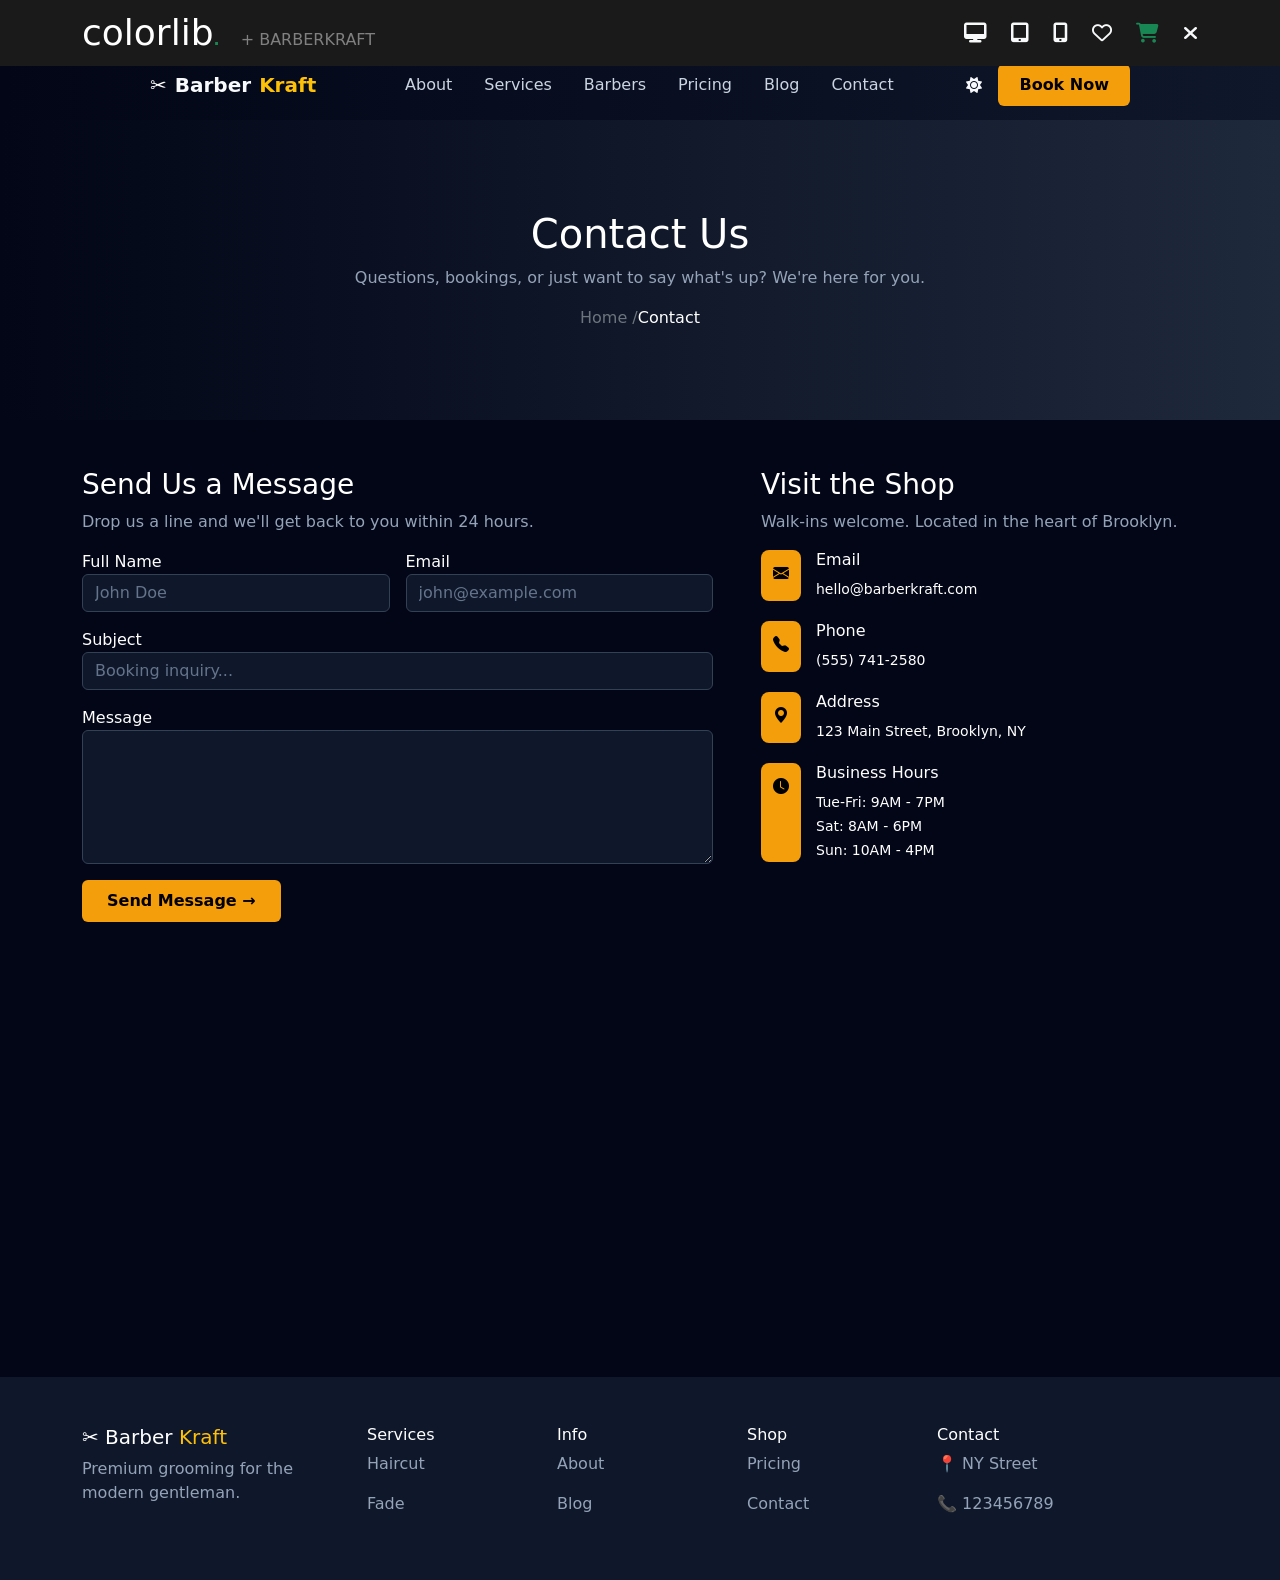
<file: Hospital Project/contact.html>
<!DOCTYPE html>
<html lang="en">
<head>
<meta charset="utf-8">
<meta name="viewport" content="width=device-width, initial-scale=1">
<title>BarberKraft</title>

  <!-- Bootstrap CSS -->
   <link rel="stylesheet" href="https://cdnjs.cloudflare.com/ajax/libs/font-awesome/6.5.0/css/all.min.css">
  <link href="https://cdn.jsdelivr.net/npm/bootstrap@5.3.8/dist/css/bootstrap.min.css" rel="stylesheet">
<link href="https://cdn.jsdelivr.net/npm/bootstrap@5.3.8/dist/css/bootstrap.min.css" rel="stylesheet">
<link href="https://cdn.jsdelivr.net/npm/bootstrap-icons@1.11.3/font/bootstrap-icons.css" rel="stylesheet">

<link rel="stylesheet" href="./Assets/contact.css">
<body>

<!-- TOP HEADER -->
<!-- TOP HEADER -->
<div class="top-header text-light  ">
  <div class="container d-flex justify-content-between align-items-center">

    <!-- Left -->
    <div>
      <span class="fw-bold text-success"><span style="color: white;font-weight: normal;font-size: 36px;">colorlib</span>.</span>
      <span class="ms-3" style="color: gray;">+ BARBERKRAFT</span>
    </div>

    <!-- Right Icons -->
    <div class="d-flex align-items-center gap-4">

      <i class="fas fa-desktop"></i>
      <i class="fas fa-tablet-alt"></i>
      <i class="fas fa-mobile-alt"></i>

      <i class="far fa-heart"></i>

      <i class="fas fa-shopping-cart text-success"></i>

      <i class="fas fa-times"></i>

    </div>

  </div>
</div>
<!-- NAVBAR -->
<nav class="navbar navbar-expand-lg navbar-dark custom-nav">
  <div class="container-fluid nav-space">

    <!-- Logo -->
    <a class="navbar-brand d-flex align-items-center gap-2" href="#">
      <span style="font-size:20px;">✂️</span>
      <span class="fw-bold text-light">Barber</span>
      <span class="fw-bold text-warning">Kraft</span>
    </a>

    <!-- Toggle -->
    <button class="navbar-toggler" type="button" data-bs-toggle="collapse" data-bs-target="#nav">
      <span class="navbar-toggler-icon"></span>
    </button>

    <!-- Menu -->
    <div class="collapse navbar-collapse" id="nav">

      <!-- Center Menu -->
      <ul class="navbar-nav mx-auto text-center gap-lg-3">

        <li class="nav-item"><a class="nav-link" href="./File3.html">About</a></li>
        <li class="nav-item"><a class="nav-link" href="./File4.html">Services</a></li>
        <li class="nav-item"><a class="nav-link" href="./file1.html">Barbers</a></li>
        <li class="nav-item"><a class="nav-link" href="./file2.html">Pricing</a></li>
        <li class="nav-item"><a class="nav-link" href="./index.html">Blog</a></li>
        <li class="nav-item"><a class="nav-link" href="./contact.html">Contact</a></li>

      </ul>

      <!-- Right Side -->
      <div class="d-flex align-items-center gap-3">

        <!-- Small Icon -->
        <i class="fas fa-sun text-light"></i>

        <!-- Button -->
        <a href="#" class="btn book-btn">Book Now</a>

      </div>

    </div>
  </div>
</nav>



<!-- HERO -->
<div class="d-flex justify-content-center align-items-center text-center hero-section">
  <div>
    <h1>Contact Us</h1>
    <p class="sub-text">
      Questions, bookings, or just want to say what's up? We're here for you.
    </p>

    <ol class="breadcrumb justify-content-center mb-0">
      <li class="text-secondary">Home /</li>
      <li class="breadcrumb-item">
        <a href="#" class="text-white text-decoration-none">Contact</a>
      </li>
    </ol>
  </div>
</div>

<!-- MAIN -->
<div class="main-section">
  <div class="container py-5">
    <div class="row g-5">

      <!-- LEFT -->
      <div class="col-lg-7">
        <h3>Send Us a Message</h3>
        <p class="sub-text">
          Drop us a line and we'll get back to you within 24 hours.
        </p>

        <form>
          <div class="row g-3">

            <div class="col-md-6">
              <label>Full Name</label>
              <input type="text" class="form-control custom-input" placeholder="John Doe">
            </div>

            <div class="col-md-6">
              <label>Email</label>
              <input type="email" class="form-control custom-input" placeholder="john@example.com">
            </div>

            <div class="col-12">
              <label>Subject</label>
              <input type="text" class="form-control custom-input" placeholder="Booking inquiry...">
            </div>

            <div class="col-12">
              <label>Message</label>
              <textarea class="form-control custom-input" rows="5"></textarea>
            </div>

            <div class="col-12">
              <button class="btn book-btn px-4">
                Send Message →
              </button>
            </div>

          </div>
        </form>
      </div>

      <!-- RIGHT -->
      <div class="col-lg-5">
        <h3>Visit the Shop</h3>
        <p class="sub-text">
          Walk-ins welcome. Located in the heart of Brooklyn.
        </p>

        <div class="contact-box">
          <i class="bi bi-envelope-fill"></i>
          <div>
            <h6>Email</h6>
            <small>hello@barberkraft.com</small>
          </div>
        </div>

        <div class="contact-box">
          <i class="bi bi-telephone-fill"></i>
          <div>
            <h6>Phone</h6>
            <small>(555) 741-2580</small>
          </div>
        </div>

        <div class="contact-box">
          <i class="bi bi-geo-alt-fill"></i>
          <div>
            <h6>Address</h6>
            <small>123 Main Street, Brooklyn, NY</small>
          </div>
        </div>

        <div class="contact-box">
          <i class="bi bi-clock-fill"></i>
          <div>
            <h6>Business Hours</h6>
            <small>
              Tue-Fri: 9AM - 7PM<br>
              Sat: 8AM - 6PM<br>
              Sun: 10AM - 4PM
            </small>
          </div>
        </div>
      </div>

    </div>
  </div>

  <!-- MAP -->
  <iframe 
    src="https://www.google.com/maps?q=New+York&output=embed"
    width="100%" height="400" style="border:0;">
  </iframe>

  <!-- FOOTER -->
  <div class="footer py-5">
    <div class="container">
      <div class="row">

        <div class="col-md-3">
          <h5>✂️ Barber <span class="text-warning">Kraft</span></h5>
          <p class="sub-text">
            Premium grooming for the modern gentleman.
          </p>
        </div>

        <div class="col-md-2">
          <h6>Services</h6>
          <p>Haircut</p>
          <p>Fade</p>
        </div>

        <div class="col-md-2">
          <h6>Info</h6>
          <p>About</p>
          <p>Blog</p>
        </div>

        <div class="col-md-2">
          <h6>Shop</h6>
          <p>Pricing</p>
          <p>Contact</p>
        </div>

        <div class="col-md-3">
          <h6>Contact</h6>
          <p>📍 NY Street</p>
          <p>📞 123456789</p>
        </div>

      </div>
    </div>
  </div>

</div>



<!-- Bootstrap JS -->
<script src="https://cdn.jsdelivr.net/npm/bootstrap@5.3.8/dist/js/bootstrap.bundle.min.js"></script>
</body>
</html>
</file>
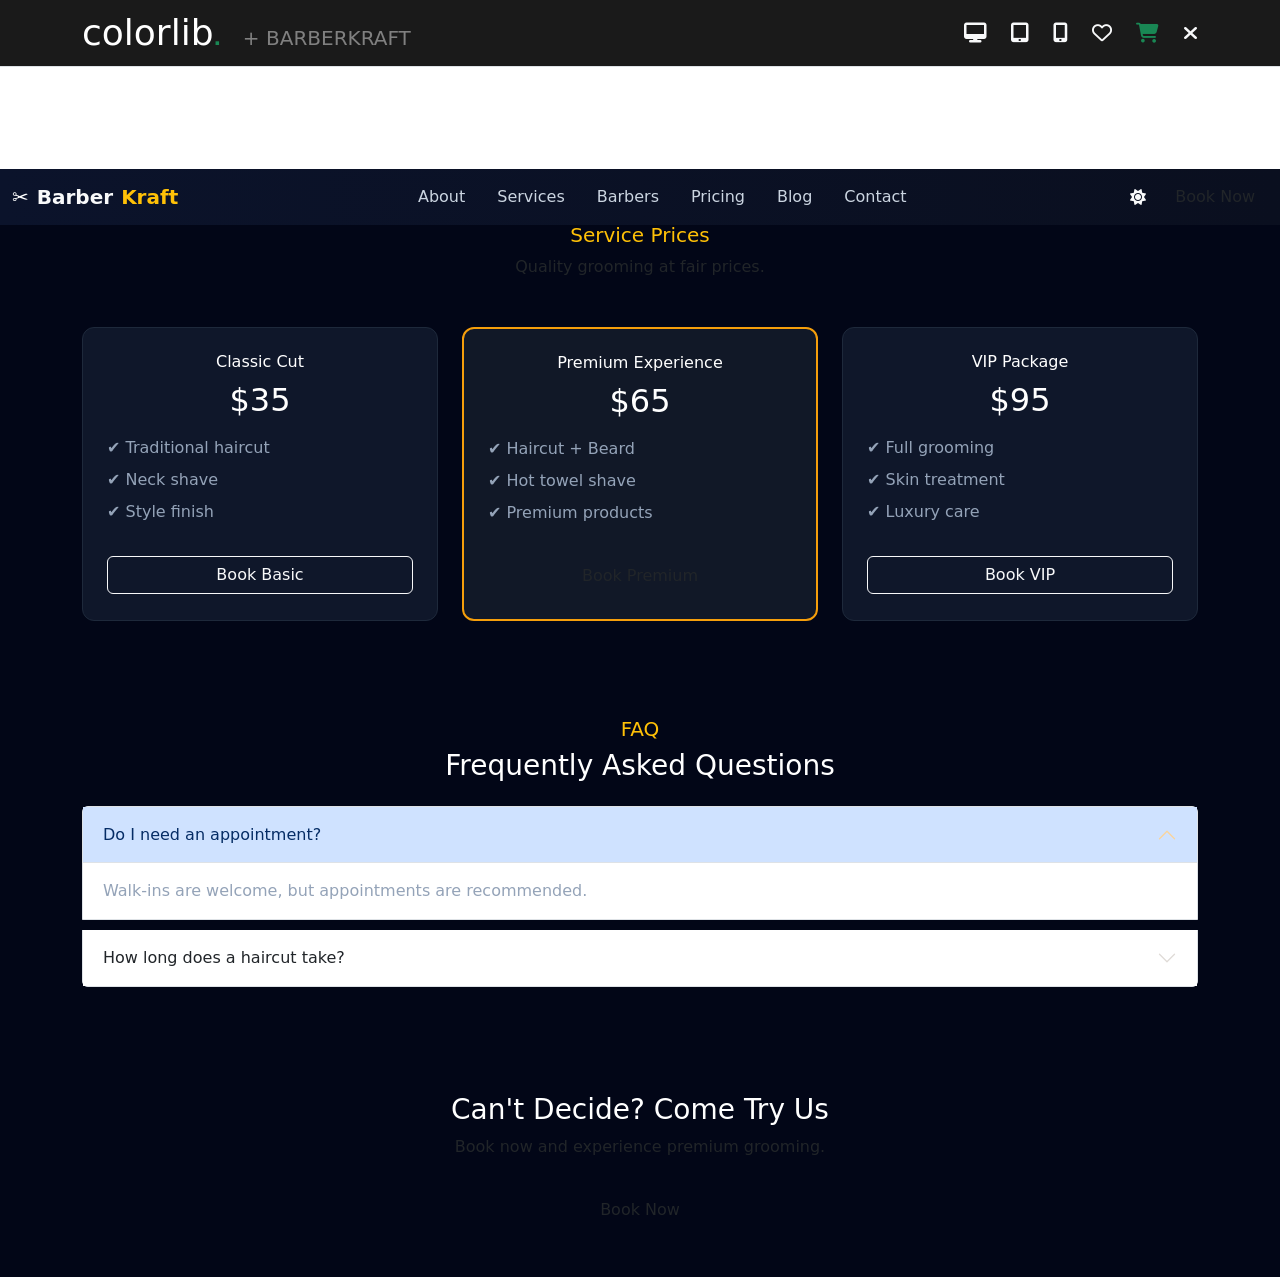
<file: Hospital Project/file2.html>
<!DOCTYPE html>
<html lang="en">
<head>
  <meta charset="UTF-8">
  <meta name="viewport" content="width=device-width, initial-scale=1.0">
  <title>Blog</title>

  <!-- Bootstrap CSS -->
  <link href="https://cdn.jsdelivr.net/npm/bootstrap@5.3.8/dist/css/bootstrap.min.css" rel="stylesheet">

  <!-- Font Awesome -->
  <link rel="stylesheet" href="https://cdnjs.cloudflare.com/ajax/libs/font-awesome/6.5.0/css/all.min.css">

  <!-- Custom CSS -->
  <link rel="stylesheet" href="./Assets/file2.css">
<link href="https://cdn.jsdelivr.net/npm/bootstrap@5.3.8/dist/css/bootstrap.min.css" rel="stylesheet">
<script src="https://cdn.jsdelivr.net/npm/bootstrap@5.3.8/dist/js/bootstrap.bundle.min.js"></script>
</head>

<body>

<!-- TOP HEADER -->
<div class="top-header text-light border-bottom">
  <div class="container d-flex justify-content-between align-items-center">

    <!-- Left -->
    <div>
      <span class="fw-bold text-success"><span style="color: white;font-weight: normal;font-size: 36px;">colorlib</span>.</span>
      <span class="ms-3" style="color: gray;">+ BARBERKRAFT</span>
    </div>

    <!-- Right Icons -->
    <div class="d-flex align-items-center gap-4">

      <i class="fas fa-desktop"></i>
      <i class="fas fa-tablet-alt"></i>
      <i class="fas fa-mobile-alt"></i>

      <i class="far fa-heart"></i>

      <i class="fas fa-shopping-cart text-success"></i>

      <i class="fas fa-times"></i>

    </div>

  </div>
</div>

<!-- NAVBAR -->
<nav class="navbar navbar-expand-lg navbar-dark custom-nav">
  <div class="container-fluid nav-space">

    <!-- Logo -->
    <a class="navbar-brand d-flex align-items-center gap-2" href="#">
      <span style="font-size:20px;">✂️</span>
      <span class="fw-bold text-light">Barber</span>
      <span class="fw-bold text-warning">Kraft</span>
    </a>

    <!-- Toggle -->
    <button class="navbar-toggler" type="button" data-bs-toggle="collapse" data-bs-target="#nav">
      <span class="navbar-toggler-icon"></span>
    </button>

    <!-- Menu -->
    <div class="collapse navbar-collapse" id="nav">

      <!-- Center Menu -->
      <ul class="navbar-nav mx-auto text-center gap-lg-3">

        <li class="nav-item"><a class="nav-link" href="./File3.html">About</a></li>
        <li class="nav-item"><a class="nav-link" href="./File4.html">Services</a></li>
        <li class="nav-item"><a class="nav-link" href="./file1.html">Barbers</a></li>
        <li class="nav-item"><a class="nav-link" href="./file2.html">Pricing</a></li>
        <li class="nav-item"><a class="nav-link" href="./index.html">Blog</a></li>
        <li class="nav-item"><a class="nav-link" href="./contact.html">Contact</a></li>

      </ul>

      <!-- Right Side -->
      <div class="d-flex align-items-center gap-3">

        <!-- Small Icon -->
        <i class="fas fa-sun text-light"></i>

        <!-- Button -->
        <a href="#" class="btn book-btn">Book Now</a>

      </div>

    </div>
  </div>
</nav>



<!-- PRICING -->
<section class="py-5 pricing-section">
  <div class="container text-center">

    <h5 class="text-warning">Service Prices</h5>
    <p class="sub-text mb-5">Quality grooming at fair prices.</p>

    <div class="row g-4 justify-content-center">

      <!-- CARD -->
      <div class="col-md-4">
        <div class="price-card p-4 h-100">
          <h6 class="text-white">Classic Cut</h6>
          <h2 class="price">$35</h2>

          <ul class="list-unstyled mt-3 text-start">
            <li>✔ Traditional haircut</li>
            <li>✔ Neck shave</li>
            <li>✔ Style finish</li>
          </ul>

          <button class="btn btn-outline-light w-100 mt-3">Book Basic</button>
        </div>
      </div>

      <!-- ACTIVE -->
      <div class="col-md-4">
        <div class="price-card active p-4 h-100">
          <h6 class="text-white">Premium Experience</h6>
          <h2 class="price">$65</h2>

          <ul class="list-unstyled mt-3 text-start">
            <li>✔ Haircut + Beard</li>
            <li>✔ Hot towel shave</li>
            <li>✔ Premium products</li>
          </ul>

          <button class="btn book-btn w-100 mt-3">Book Premium</button>
        </div>
      </div>

      <!-- CARD -->
      <div class="col-md-4">
        <div class="price-card p-4 h-100">
          <h6 class="text-white">VIP Package</h6>
          <h2 class="price">$95</h2>

          <ul class="list-unstyled mt-3 text-start">
            <li>✔ Full grooming</li>
            <li>✔ Skin treatment</li>
            <li>✔ Luxury care</li>
          </ul>

          <button class="btn btn-outline-light w-100 mt-3">Book VIP</button>
        </div>
      </div>

    </div>
  </div>
</section>

<!-- FAQ -->
<section class="py-5 faq-section">
  <div class="container">

    <h5 class="text-center text-warning">FAQ</h5>
    <h3 class="text-center text-white mb-4">Frequently Asked Questions</h3>

    <div class="accordion" id="faq">

      <div class="accordion-item">
        <button class="accordion-button" data-bs-toggle="collapse" data-bs-target="#q1">
          Do I need an appointment?
        </button>
        <div id="q1" class="accordion-collapse collapse show">
          <div class="accordion-body">
            Walk-ins are welcome, but appointments are recommended.
          </div>
        </div>
      </div>

      <div class="accordion-item">
        <button class="accordion-button collapsed" data-bs-toggle="collapse" data-bs-target="#q2">
          How long does a haircut take?
        </button>
        <div id="q2" class="accordion-collapse collapse">
          <div class="accordion-body">
            Typically 30–45 minutes.
          </div>
        </div>
      </div>

    </div>
  </div>
</section>

<!-- CTA -->
<section class="py-5 text-center cta-section">
  <div class="container">
    <h3 class="text-white">Can't Decide? Come Try Us</h3>
    <p class="sub-text">Book now and experience premium grooming.</p>

    <a href="#" class="btn book-btn mt-3">Book Now</a>
  </div>
</section>


<!-- Bootstrap JS -->
<script src="https://cdn.jsdelivr.net/npm/bootstrap@5.3.8/dist/js/bootstrap.bundle.min.js"></script>

</body>
</html>
</file>
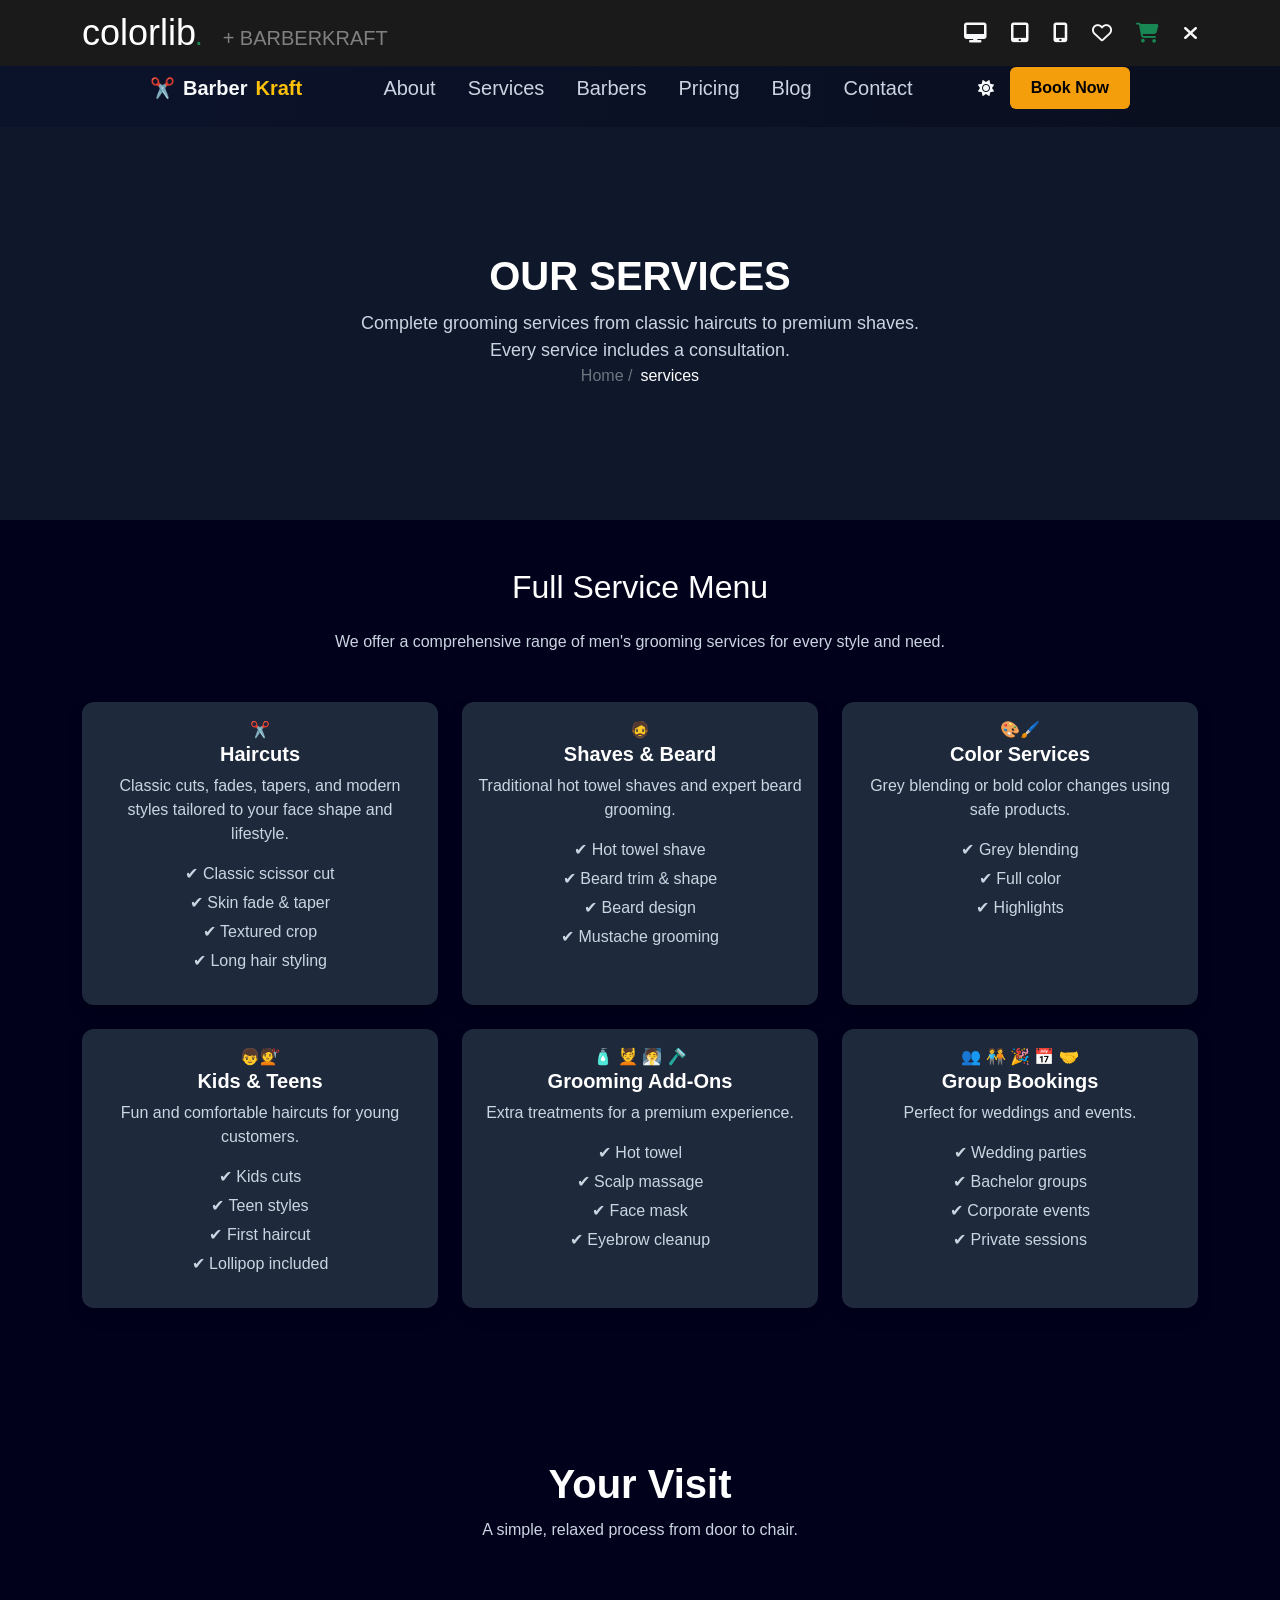
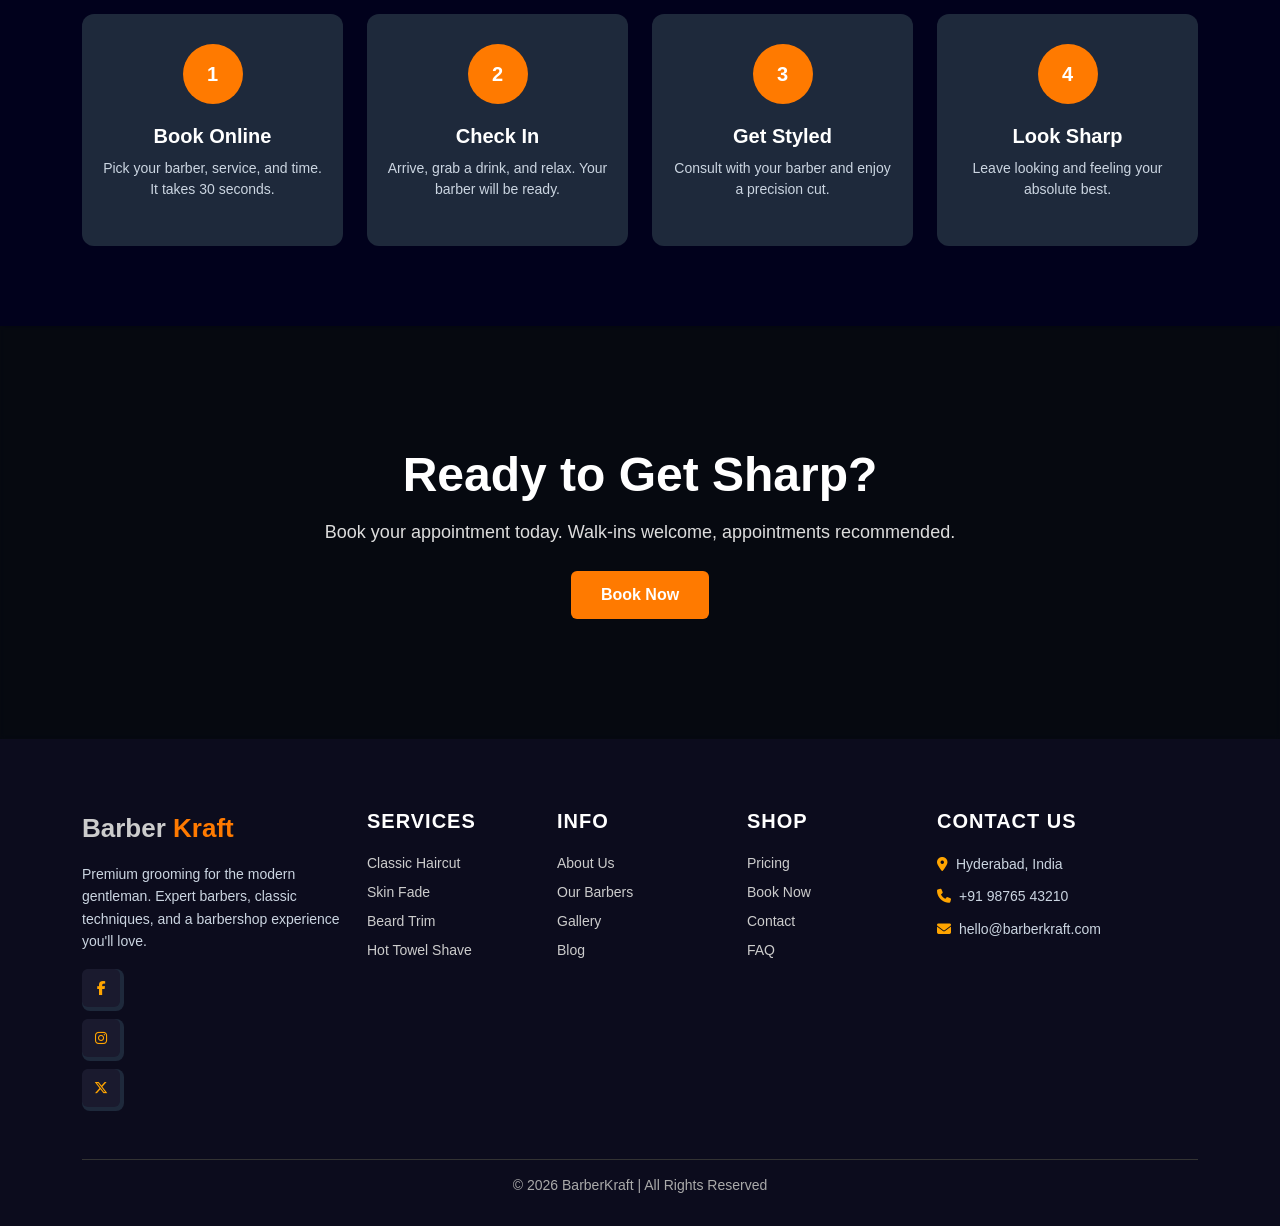
<file: Hospital Project/File4.html>
<!DOCTYPE html>
<html lang="en">
<head>
  <meta charset="UTF-8">
  <meta name="viewport" content="width=device-width, initial-scale=1.0">
  <title>Services</title>

  <!-- Bootstrap CSS -->
  <link href="https://cdn.jsdelivr.net/npm/bootstrap@5.3.8/dist/css/bootstrap.min.css" rel="stylesheet">

  <!-- Font Awesome -->
  <link rel="stylesheet" href="https://cdnjs.cloudflare.com/ajax/libs/font-awesome/6.5.0/css/all.min.css">

  <!-- Custom CSS -->
  <link rel="stylesheet" href="./Assets/file4.css">


</head>

<body >

<!-- TOP HEADER -->
<div class="top-header text-light  ">
  <div class="container d-flex justify-content-between align-items-center">

    <!-- Left -->
    <div>
      <span class="fw-bold text-success"><span style="color: white;font-weight: normal;font-size: 36px;">colorlib</span>.</span>
      <span class="ms-3" style="color: gray;">+ BARBERKRAFT</span>
    </div>

    <!-- Right Icons -->
    <div class="d-flex align-items-center gap-4">

      <i class="fas fa-desktop"></i>
      <i class="fas fa-tablet-alt"></i>
      <i class="fas fa-mobile-alt"></i>

      <i class="far fa-heart"></i>

      <i class="fas fa-shopping-cart text-success"></i>

      <i class="fas fa-times"></i>

    </div>

  </div>
</div>

<!-- NAVBAR -->
<nav class="navbar navbar-expand-lg navbar-dark custom-nav">
  <div class="container-fluid nav-space">

    <!-- Logo -->
    <a class="navbar-brand d-flex align-items-center gap-2" href="#">
      <span style="font-size:20px;">✂️</span>
      <span class="fw-bold text-light">Barber</span>
      <span class="fw-bold text-warning">Kraft</span>
    </a>

    <!-- Toggle -->
    <button class="navbar-toggler" type="button" data-bs-toggle="collapse" data-bs-target="#nav">
      <span class="navbar-toggler-icon"></span>
    </button>

    <!-- Menu -->
    <div class="collapse navbar-collapse" id="nav">

      <!-- Center Menu -->
      <ul class="navbar-nav mx-auto text-center gap-lg-3">

        <li class="nav-item"><a class="nav-link" href="./File3.html">About</a></li>
        <li class="nav-item"><a class="nav-link" href="./File4.html">Services</a></li>
        <li class="nav-item"><a class="nav-link" href="./file1.html">Barbers</a></li>
        <li class="nav-item"><a class="nav-link" href="./file2.html">Pricing</a></li>
        <li class="nav-item"><a class="nav-link" href="./index.html">Blog</a></li>
        <li class="nav-item"><a class="nav-link" href="./contact.html">Contact</a></li>

      </ul>

      <!-- Right Side -->
      <div class="d-flex align-items-center gap-3">

        <!-- Small Icon -->
        <i class="fas fa-sun text-light"></i>

        <!-- Button -->
        <a href="#" class="btn book-btn">Book Now</a>

      </div>

    </div>
  </div>
</nav>

<!-- Banner -->
<section class="banner">
    <div>
        <h1>Our Services</h1>
        <p>
            Complete grooming services from classic haircuts to premium shaves.
            Every service includes a consultation.
        </p>
        <nav>
      <ol class="breadcrumb justify-content-center mb-0">
        <li class="text-secondary me-2">Home /</li>
        <li class="breadcrumb-item">
          <a href="#" class="text-white text-decoration-none">services</a>
        </li>
      </ol>
    </nav>
    </div>
</section>

<!-- Services -->
<section class="services-section py-5" id="services">
  <div class="container text-center">
    
    <h2 class="mb-4">Full Service Menu</h2>
    <p class="mb-5">We offer a comprehensive range of men's grooming services for every style and need.</p>

    <div class="row">

      <!-- Card 1 -->
      <div class="col-md-4 mb-4">
        <div class="card shadow h-100">
          <div class="card-body">
            <span>✂️</span>
            <h5 class="card-title">Haircuts</h5>
            <p class="card-text">
              Classic cuts, fades, tapers, and modern styles tailored to your face shape and lifestyle.
            </p>
            <ul class="list-unstyled mt-3">
              <li>✔ Classic scissor cut</li>
              <li>✔ Skin fade & taper</li>
              <li>✔ Textured crop</li>
              <li>✔ Long hair styling</li>
            </ul>
          </div>
        </div>
      </div>

      <!-- Card 2 -->
      <div class="col-md-4 mb-4">
        <div class="card shadow h-100">
          <div class="card-body">
            <span>🧔</span><br>
            <h5 class="card-title">Shaves & Beard</h5>
            <p class="card-text">
              Traditional hot towel shaves and expert beard grooming.
            </p>
            <ul class="list-unstyled mt-3">
              <li>✔ Hot towel shave</li>
              <li>✔ Beard trim & shape</li>
              <li>✔ Beard design</li>
              <li>✔ Mustache grooming</li>
            </ul>
          </div>
        </div>
      </div>

      <!-- Card 3 -->
      <div class="col-md-4 mb-4">
        <div class="card shadow h-100">
          <div class="card-body">
            <span>🎨🖌️</span><br>
            <h5 class="card-title">Color Services</h5>
            <p class="card-text">
              Grey blending or bold color changes using safe products.
            </p>
            <ul class="list-unstyled mt-3">
              <li>✔ Grey blending</li>
              <li>✔ Full color</li>
              <li>✔ Highlights</li>
            </ul>
          </div>
        </div>
      </div>

      <!-- Card 4 -->
      <div class="col-md-4 mb-4">
        <div class="card shadow h-100">
          <div class="card-body">
            👦💇 <br>
            <h5 class="card-title">Kids & Teens</h5>
            <p class="card-text">
              Fun and comfortable haircuts for young customers.
            </p>
            <ul class="list-unstyled mt-3">
              <li>✔ Kids cuts</li>
              <li>✔ Teen styles</li>
              <li>✔ First haircut</li>
              <li>✔ Lollipop included</li>
            </ul>
          </div>
        </div>
      </div>

      <!-- Card 5 -->
      <div class="col-md-4 mb-4">
        <div class="card shadow h-100">
          <div class="card-body">
            🧴 💆 🧖 🪒 
            <h5 class="card-title">Grooming Add-Ons</h5>
            <p class="card-text">
              Extra treatments for a premium experience.
            </p>
            <ul class="list-unstyled mt-3">
              <li>✔ Hot towel</li>
              <li>✔ Scalp massage</li>
              <li>✔ Face mask</li>
              <li>✔ Eyebrow cleanup</li>
            </ul>
          </div>
        </div>
      </div>

      <!-- Card 6 -->
      <div class="col-md-4 mb-4">
        <div class="card shadow h-100">
          <div class="card-body">
            👥 🧑‍🤝‍🧑 🎉 📅 🤝
            <h5 class="card-title">Group Bookings</h5>
            <p class="card-text">
              Perfect for weddings and events.
            </p>
            <ul class="list-unstyled mt-3">
              <li>✔ Wedding parties</li>
              <li>✔ Bachelor groups</li>
              <li>✔ Corporate events</li>
              <li>✔ Private sessions</li>
            </ul>
          </div>
        </div>
      </div>

    </div>
  </div>
</section>


<!-- VISIT SECTION -->
<section class="visit-section">
    <div class="container">

        <h1>Your Visit</h1>
        <p>A simple, relaxed process from door to chair.</p>

        <div class="row mt-5 g-4">

            <!-- Step 1 -->
            <div class="col-lg-3 col-md-6">
                <div class="step-box">
                    <div class="step-circle">1</div>
                    <h5>Book Online</h5>
                    <p>Pick your barber, service, and time. It takes 30 seconds.</p>
                </div>
            </div>

            <!-- Step 2 -->
            <div class="col-lg-3 col-md-6">
                <div class="step-box">
                    <div class="step-circle">2</div>
                    <h5>Check In</h5>
                    <p>Arrive, grab a drink, and relax. Your barber will be ready.</p>
                </div>
            </div>

            <!-- Step 3 -->
            <div class="col-lg-3 col-md-6">
                <div class="step-box">
                    <div class="step-circle">3</div>
                    <h5>Get Styled</h5>
                    <p>Consult with your barber and enjoy a precision cut.</p>
                </div>
            </div>

            <!-- Step 4 -->
            <div class="col-lg-3 col-md-6">
                <div class="step-box">
                    <div class="step-circle">4</div>
                    <h5>Look Sharp</h5>
                    <p>Leave looking and feeling your absolute best.</p>
                </div>
            </div>

        </div>

    </div>
</section>




<!-- CTA Section -->
<section class="cta-section">
    <div class="container cta-content">
        <h1>Ready to Get Sharp?</h1>
        <p>Book your appointment today. Walk-ins welcome, appointments recommended.</p>
        
        <!-- Button with smooth scroll -->
        <button class="cta-btn" onclick="scrollToBooking()">
            Book Now
        </button>
    </div>
</section>



<footer class="footer">
<div class="container">
<div class="row gy-4">

    <!-- Left -->
    <div class="col-md-3">
        <div class="footer-logo">Barber <span>Kraft</span></div>
        <p>
            Premium grooming for the modern gentleman. Expert barbers, classic techniques, and a barbershop experience you'll love.
        </p>

        <div class="social-icons">
            <a href="#"><i class="fab fa-facebook-f"></i></a>
            <a href="#"><i class="fab fa-instagram"></i></a>
            <a href="#"><i class="fab fa-x-twitter"></i></a>
        </div>
    </div>

    <!-- Services -->
    <div class="col-md-2">
        <h5>SERVICES</h5>
        <a href="#">Classic Haircut</a>
        <a href="#">Skin Fade</a>
        <a href="#">Beard Trim</a>
        <a href="#">Hot Towel Shave</a>
    </div>

    <!-- Info -->
    <div class="col-md-2">
        <h5>INFO</h5>
        <a href="#">About Us</a>
        <a href="#">Our Barbers</a>
        <a href="#">Gallery</a>
        <a href="#">Blog</a>
    </div>

    <!-- Shop -->
    <div class="col-md-2">
        <h5>SHOP</h5>
        <a href="#">Pricing</a>
        <a href="#">Book Now</a>
        <a href="#">Contact</a>
        <a href="#">FAQ</a>
    </div>

    <!-- Contact -->
    <div class="col-md-3 contact">
        <h5>CONTACT US</h5>
        <p><i class="fas fa-map-marker-alt"></i>Hyderabad, India</p>
        <p><i class="fas fa-phone"></i>+91 98765 43210</p>
        <p><i class="fas fa-envelope"></i>hello@barberkraft.com</p>
    </div>

</div>

<!-- Bottom -->
<div class="footer-bottom">
    © 2026 BarberKraft | All Rights Reserved
</div>

</div>
</footer>
















</body>
</html>
</file>
<file: Hospital Project/Assets/contact.css>
/* ================= GLOBAL ================= */
body {
  background: #020617;
  color: white;
  padding-top: 120px;
}

/* TEXT */
.sub-text {
  color: #94a3b8;
}

/* ================= HEADER ================= */
.top-header {
  position: fixed;
  top: 0;
  width: 100%;
  z-index: 9999;
  padding: 6px 0;
  background-color: #1a1a1a;
}

.top-header i {
  font-size: 20px;
  cursor: pointer;
  transition: 0.3s;
}

.top-header i:hover {
  color: #ffc107;
}

/* ================= NAVBAR ================= */
.custom-nav {
  position: fixed;
  top: 50px;
  width: 100%;
  z-index: 9998;
  background: linear-gradient(to right, #020617, #0f172a);
  padding: 14px 0;
}

.nav-link {
  color: #cbd5e1 !important;
}

.nav-link:hover {
  color: #ffffff !important;
}

/* BUTTON */
.book-btn {
  background: #f59e0b;
  color: black;
  font-weight: 600;
  padding: 8px 20px;
  border-radius: 6px;
}

.book-btn:hover {
  background: #d97706;
  color: white;
}

/* ================= HERO ================= */
.hero-section {
  height: 300px;
  background: linear-gradient(to right, #020617, #1e293b);
}

/* ================= FORM ================= */
.custom-input {
  background: #0f172a;
  border: 1px solid #334155;
  color: white;
}

.custom-input::placeholder {
  color: #64748b;
}

/* ================= CONTACT ================= */
.contact-box {
  display: flex;
  gap: 15px;
  margin-bottom: 20px;
}

.contact-box i {
  background: #f59e0b;
  color: black;
  padding: 12px;
  border-radius: 8px;
}

/* ================= FOOTER ================= */
.footer {
  background: #0f172a;
}

.footer p {
  color: #94a3b8;
}

/* ================= NAV SPACING ================= */
.nav-space {
  padding-left: 150px;
  padding-right: 150px;
}

@media (max-width: 768px) {
  .nav-space {
    padding-left: 15px;
    padding-right: 15px;
  }
}
</file>
<file: Hospital Project/Assets/file2.css>
.top-header {
      padding: 2px 0;
      font-size: 26px;
      background-color: #1a1a1a;
    }

    .top-header span {
      font-size: 27px;
    }

    .top-header i {
      font-size: 28px;
      cursor: pointer;
      transition: 0.3s;
    }

    .top-header i:hover {
      color: #ffc107;
    }




    /* FIX TOP HEADER */
.top-header {
  position: fixed;
  top: 0;
  width: 100%;
  z-index: 9999;
}

/* FIX NAVBAR BELOW HEADER */
.custom-nav {
  position: fixed;
  top: 50px; /* height of top-header */
  width: 100%;
  z-index: 9998;
}

/* PREVENT CONTENT HIDING */
body {
  padding-top: 120px; /* adjust total height */
}
    
/* TOP HEADER */
.top-header {
  padding: 6px 0;
  background-color: #1a1a1a;
  font-size: 18px;
}

.top-header span {
  font-size: 20px;
}

.top-header i {
  font-size: 20px;
  cursor: pointer;
  transition: 0.3s;
}

.top-header i:hover {
  color: #ffc107;
}

/* NAVBAR */
.custom-nav {
  background: linear-gradient(to right, #0b132b, #0a0f1f);
  padding: 16px 0;
  margin-top: -1px; /* remove tiny gap */
}

/* NAV LINKS */
.nav-link {
  color: #cbd5e1 !important;
  font-size: 20px;
  transition: 0.3s;
}

.nav-link:hover {
  color: #ffffff !important;
}

/* BUTTON */
.book-btn {
  background-color: #f59e0b;
  color: #000;
  font-weight: 600;
  padding: 8px 20px;
  border-radius: 6px;
  transition: 0.3s;
}

.book-btn:hover {
  background-color: #d97706;
  color: #fff;
}

/* NAVBAR SIDE SPACING */
.nav-space {
  padding-left: 150px;
  padding-right: 150px;
}

/* RESPONSIVE */
@media (max-width: 768px) {
  .nav-space {
    padding-left: 15px;
    padding-right: 15px;
  }
}

    
/* BACKGROUND SECTIONS */
.pricing-section,
.faq-section,
.cta-section {
  background: #020617;
}

/* CARD */
.price-card {
  background: #0f172a;
  border: 1px solid #1e293b;
  border-radius: 12px;
  color: #cbd5e1;
  transition: 0.3s;
}

.price-card:hover {
  transform: translateY(-5px);
  border-color: #f59e0b;
}

/* ACTIVE CARD */
.price-card.active {
  border: 2px solid #f59e0b;
  background: #111827;
}

/* PRICE TEXT */
.price {
  color: white;
  font-size: 32px;
  margin: 10px 0;
}

/* LIST */
.price-card ul li {
  margin-bottom: 8px;
  color: #94a3b8;
}

/* BUTTON */
.book-btn {
  background: #f59e0b;
  color: black;
  font-weight: 600;
}

.book-btn:hover {
  background: #d97706;
  color: white;
}

/* FAQ FIX */
.accordion-item {
  background: #0f172a;
  border: 1px solid #1e293b;
  margin-bottom: 10px;
}

.accordion-button {
  background: #0f172a;
  color: white;
  border: none;
}

.accordion-button:not(.collapsed) {
  background: #111827;
  color: #f59e0b;
}

.accordion-body {
  color: #94a3b8;
}

/* REMOVE WHITE BOOTSTRAP BG */
.accordion-button::after {
  filter: invert(1);
}
</file>
<file: Hospital Project/Assets/file4.css>
body {
    background:#0f172a ;
    color: #fff;
    font-family: Arial, sans-serif;
}

/* Section */
.visit-section {
    padding: 80px 20px;
    text-align: center;
}

.visit-section h1 {
    font-weight: bold;
    margin-bottom: 10px;
}

.visit-section p {
    color: #cbd5e1;
}

/* Step Box */
.step-box {
    background: #1e293b;
    padding: 30px 20px;
    border-radius: 12px;
    transition: 0.3s;
    height: 100%;
}

.step-box:hover {
    transform: translateY(-10px);
    background: #334155;
}

/* Step Circle */
.step-circle {
    width: 60px;
    height: 60px;
    background: #ff7a00;
    color: #fff;
    border-radius: 50%;
    display: flex;
    align-items: center;
    justify-content: center;
    margin: 0 auto 20px;
    font-weight: bold;
    font-size: 20px;
}

/* Text */
.step-box h5 {
    margin-bottom: 10px;
    font-weight: bold;
}

.step-box p {
    font-size: 14px;
    color: #cbd5e1;
}

/* Responsive */
@media (max-width: 768px) {
    .step-box {
        margin-bottom: 20px;
    }
}

    
/* Banner */
.banner {
    background-color:rgb(1, 1, 28) ;
    background-size: cover;
    height: 400px;

    display: flex;
    justify-content: center;  /* Horizontal center */
    align-items: center;      /* Vertical center */
    text-align: center;
    color: white;
}

/* Text */
.banner h1 {
    font-size: 40px;
}

.banner p {
    font-size: 18px;
    margin-top: 10px;
}

/* Global */
body {
    margin: 0;
    font-family: Arial, sans-serif;
}

/* Banner */
.banner {
    background: #0f172a;
    color: #fff;
    text-align: center;
    padding: 100px 20px;
}

.banner h1 {
    font-size: 40px;
    text-transform: uppercase;
    font-weight: bold;
}

.banner p {
    color: #cbd5e1;
    max-width: 600px;
    margin: 10px auto 0;
}

/* Services Section */
.services-section {
    background-color: rgb(1, 1, 28);
    color: #fff;
}

.services-section p {
    color: #cbd5e1;
}

/* Cards */
.services-section .card {
    background: #1e293b;
    border: none;
    transition: 0.3s;
    border-radius: 12px;
}

.services-section .card:hover {
    transform: translateY(-10px);
    background: #334155;
}

/* Text */
.services-section .card-title {
    color: #fff;
    font-weight: bold;
}

.services-section .card-text {
    color: #cbd5e1;
}

.services-section ul li {
    color: #cbd5e1;
    margin-bottom: 5px;
}



/* VISIT SECTION */
.visit-section {
    background: rgb(1, 1, 28); /* Dark background */
    color: #fff;
    padding: 80px 20px;
    text-align: center;
}

/* Heading */
.visit-section h1 {
    font-weight: bold;
    margin-bottom: 10px;
}

/* Paragraph */
.visit-section p {
    color: #cbd5e1;
}

/* STEP BOX */
.step-box {
    background: #1e293b;
    padding: 30px 20px;
    border-radius: 12px;
    transition: all 0.3s ease;
    height: 100%;
}

.step-box:hover {
    transform: translateY(-10px);
    background: #334155;
}

/* STEP NUMBER CIRCLE */
.step-circle {
    width: 60px;
    height: 60px;
    background: #ff7a00;
    color: #fff;
    border-radius: 50%;
    display: flex;
    align-items: center;
    justify-content: center;
    margin: 0 auto 20px;
    font-weight: bold;
    font-size: 20px;
}

/* TEXT */
.step-box h5 {
    margin-bottom: 10px;
    font-weight: bold;
}

.step-box p {
    font-size: 14px;
    color: #cbd5e1;
}

/* MOBILE */
@media (max-width: 768px) {
    .step-box {
        margin-bottom: 20px;
    }
}


/* Global */
body {
    margin: 0;
    font-family: Arial, sans-serif;
}

/* CTA Section */
.cta-section {
    background:#0f172a center/cover no-repeat;
    position: relative;
    padding: 120px 20px;
    text-align: center;
    color: #fff;
}

/* Overlay */
.cta-section::before {
    content: "";
    position: absolute;
    top: 0;
    left: 0;
    width: 100%;
    height: 100%;
    background: rgba(0,0,0,0.6);
    backdrop-filter: blur(2px);
}

/* Content */
.cta-content {
    position: relative;
    z-index: 1;
}

/* Heading */
.cta-content h1 {
    font-weight: bold;
    font-size: clamp(28px, 5vw, 48px);
}

/* Paragraph */
.cta-content p {
    color: #ddd;
    margin: 15px 0 25px;
    font-size: 18px;
}

/* Button */
.cta-btn {
    background: #ff7a00;
    border: none;
    padding: 12px 30px;
    color: #fff;
    font-weight: bold;
    border-radius: 6px;
    transition: all 0.3s ease;
    cursor: pointer;
}

/* Button Hover */
.cta-btn:hover {
    background: #e66a00;
    transform: scale(1.05);
}

/* Mobile Responsive */
@media (max-width: 768px) {
    .cta-section {
        padding: 80px 15px;
    }

    .cta-content p {
        font-size: 16px;
    }
}


body {
    margin: 0;
    font-family: 'Segoe UI', sans-serif;
}

/* Footer */
.footer {
    background: #0f172a;
    color: #fff;
    padding: 70px 20px 30px;
}

.footer h5 {
    font-weight: 600;
    margin-bottom: 20px;
    letter-spacing: 1px;
}

.footer p {
    color: #cbd5e1;
    font-size: 14px;
    line-height: 1.6;
}

/* Links */
.footer a {
    display: block;
    color: #cbd5e1;
    text-decoration: none;
    margin-bottom: 10px;
    font-size: 14px;
    transition: all 0.3s ease;
}

.footer a:hover {
    color: #ff7a00;
    padding-left: 5px;
}

/* Logo */
.footer-logo {
    font-size: 26px;
    font-weight: bold;
    margin-bottom: 15px;
}

.footer-logo span {
    color: #ff7a00;
}

/* Social Icons */
.social-icons {
    margin-top: 15px;
}

.social-icons a {
    display: inline-flex;
    align-items: center;
    justify-content: center;
    width: 42px;
    height: 42px;
    background: #1e293b;
    color: #fff;
    border-radius: 8px;
    margin-right: 10px;
    transition: all 0.3s ease;
}

.social-icons a:hover {
    background: #ff7a00;
    transform: translateY(-5px);
}

/* Contact */
.contact p {
    margin-bottom: 10px;
}

.contact i {
    color: #ff7a00;
    margin-right: 10px;
}

/* Bottom Bar */
.footer-bottom {
    border-top: 1px solid #334155;
    margin-top: 40px;
    padding-top: 15px;
    text-align: center;
    font-size: 14px;
    color: #94a3b8;
}

/* Responsive */
@media (max-width: 768px) {
    .footer .col-md-2,
    .footer .col-md-3 {
        margin-bottom: 30px;
        text-align: center;
    }

    .social-icons a {
        margin: 5px;
    }
}


body {
      margin: 0;
      font-family: 'Segoe UI', sans-serif;
    }

    /* Footer */
    .footer {
      background-color: #0c0c1d;
      color: #ccc;
      padding: 70px 0 30px;
    }

    .footer h4, .footer h5 {
      color: #fff;
      margin-bottom: 20px;
      font-weight: 600;
    }

    /* Brand */
    .brand span {
      color: orange;
    }

    /* Links */
    .footer a {
      color: #ccc;
      text-decoration: none;
      display: block;
      margin-bottom: 8px;
      transition: 0.3s;
    }

    .footer a:hover {
      color: orange;
      padding-left: 5px;
    }

    /* Social Icons */
    .social-icons {
      margin-top: 15px;
    }

    .social-icons i {
      width: 38px;
      height: 38px;
      line-height: 38px;
      text-align: center;
      background: #1a1a2e;
      border-radius: 6px;
      margin-right: 8px;
      transition: 0.3s;
    }

    .social-icons i:hover {
      background: orange;
      color: #fff;
      transform: translateY(-5px);
    }

    /* Contact Icons */
    .footer i {
      color: orange;
      margin-right: 8px;
    }

    /* Bottom */
    .footer-bottom {
      border-top: 1px solid #333;
      margin-top: 40px;
      padding-top: 15px;
      text-align: center;
      font-size: 14px;
      color: #aaa;
    }

    /* Responsive */
    @media (max-width: 768px) {
      .footer .col-md-3 {
        text-align: center;
        margin-bottom: 25px;
      }
    }


/* TOP HEADER */
.top-header {
  padding: 6px 0;
  background-color: #1a1a1a;
  font-size: 18px;
}

.top-header span {
  font-size: 20px;
}

.top-header i {
  font-size: 20px;
  cursor: pointer;
  transition: 0.3s;
}

.top-header i:hover {
  color: #ffc107;
}

/* NAVBAR */
.custom-nav {
  background: linear-gradient(to right, #0b132b, #0a0f1f);
  padding: 16px 0;
  margin-top: -1px; /* remove tiny gap */
}

/* NAV LINKS */
.nav-link {
  color: #cbd5e1 !important;
  font-size: 20px;
  transition: 0.3s;
}

.nav-link:hover {
  color: #ffffff !important;
}

/* BUTTON */
.book-btn {
  background-color: #f59e0b;
  color: #000;
  font-weight: 600;
  padding: 8px 20px;
  border-radius: 6px;
  transition: 0.3s;
}

.book-btn:hover {
  background-color: #d97706;
  color: #fff;
}

/* NAVBAR SIDE SPACING */
.nav-space {
  padding-left: 150px;
  padding-right: 150px;
}

/* RESPONSIVE */
@media (max-width: 768px) {
  .nav-space {
    padding-left: 15px;
    padding-right: 15px;
  }
}


/* FIX TOP HEADER */
.top-header {
  position: fixed;
  top: 0;
  width: 100%;
  z-index: 9999;
}

/* FIX NAVBAR BELOW HEADER */
.custom-nav {
  position: fixed;
  top: 50px; /* height of top-header */
  width: 100%;
  z-index: 9998;
}

/* PREVENT CONTENT HIDING */
body {
  padding-top: 120px; /* adjust total height */
}
</file>
